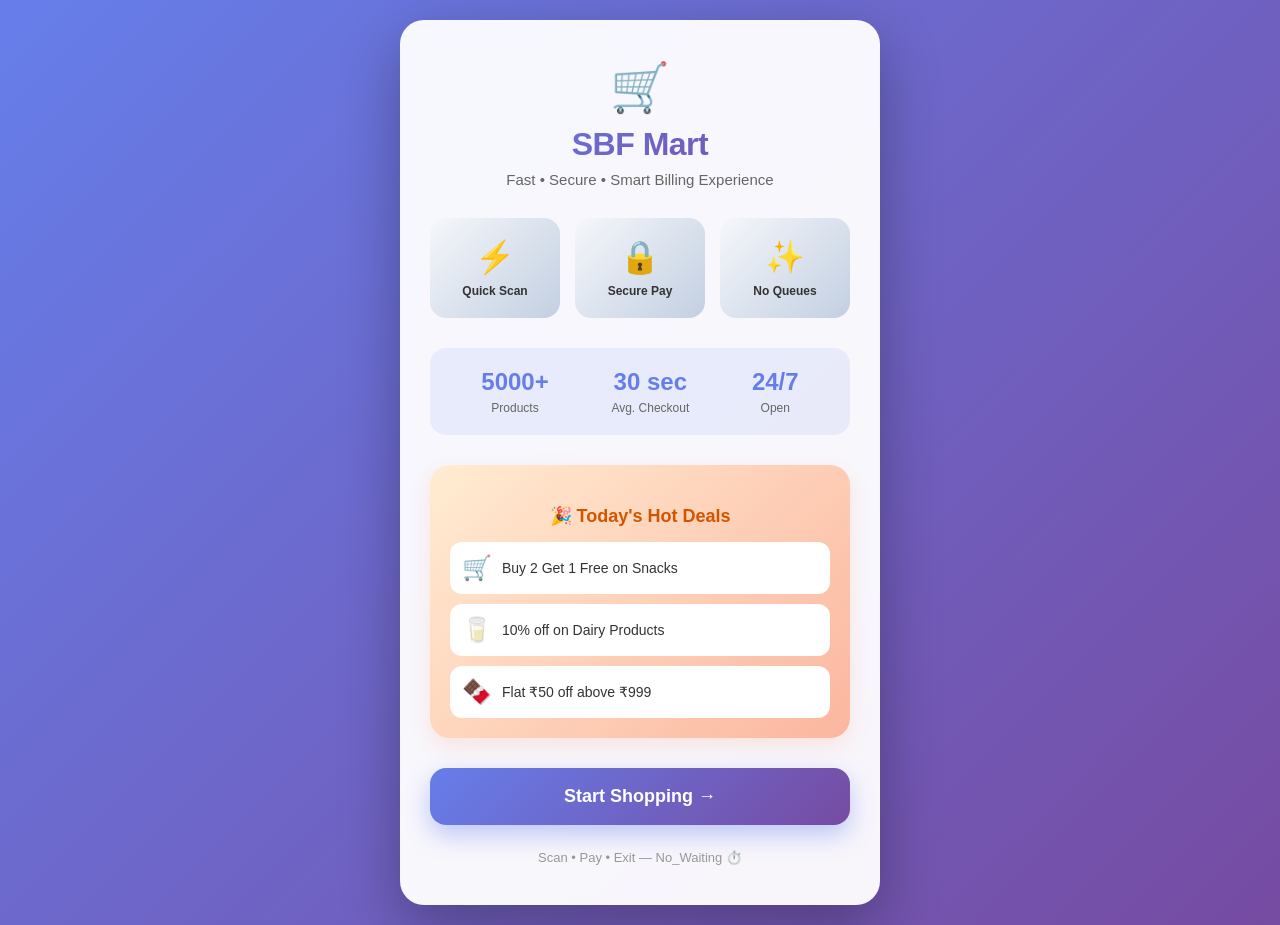
<file: index.html>
<!DOCTYPE html>
<html lang="en">

<head>
    <meta charset="UTF-8" />
    <title>XYZ Smart Store</title>
    <meta name="viewport" content="width=device-width, initial-scale=1.0" />

    <!-- Common CSS -->
    <link rel="stylesheet" href="css/style.css">
</head>

<body>

    <div class="container">
        <div class="logo">🛒</div>
        <h1 class="store-title">SBF Mart</h1>
        <p class="tagline">Fast • Secure • Smart Billing Experience</p>

        <div class="features">
            <div class="feature-card">
                <div class="feature-icon">⚡</div>
                <div class="feature-text">Quick Scan</div>
            </div>
            <div class="feature-card">
                <div class="feature-icon">🔒</div>
                <div class="feature-text">Secure Pay</div>
            </div>
            <div class="feature-card">
                <div class="feature-icon">✨</div>
                <div class="feature-text">No Queues</div>
            </div>
        </div>

        <div class="stats">
            <div class="stat-item">
                <div class="stat-number">5000+</div>
                <div class="stat-label">Products</div>
            </div>
            <div class="stat-item">
                <div class="stat-number">30 sec</div>
                <div class="stat-label">Avg. Checkout</div>
            </div>
            <div class="stat-item">
                <div class="stat-number">24/7</div>
                <div class="stat-label">Open</div>
            </div>
        </div>

        <div class="offers">
            <h3>🎉 Today's Hot Deals</h3>
            <div class="offer-item">
                <span class="offer-icon">🛒</span>
                <span class="offer-text">Buy 2 Get 1 Free on Snacks</span>
            </div>
            <div class="offer-item">
                <span class="offer-icon">🥛</span>
                <span class="offer-text">10% off on Dairy Products</span>
            </div>
            <div class="offer-item">
                <span class="offer-icon">🍫</span>
                <span class="offer-text">Flat ₹50 off above ₹999</span>
            </div>
        </div>

        <button class="btn btn-primary" onclick="startShopping()">
            Start Shopping →
        </button>

        <p class="footer-text">
            Scan • Pay • Exit — No_Waiting ⏱️
        </p>
    </div>

<script>
    const params = new URLSearchParams(window.location.search);
    const cartFromQR = params.get("cart");

    if (cartFromQR) {
        // Coming from QR → set cart
        localStorage.setItem("cart_id", cartFromQR);
        console.log("Cart set from QR:", cartFromQR);
    } else {
        // Coming manually → clear old cart
        localStorage.removeItem("cart_id");
        console.log("Manual visit → cart cleared");
    }

    function startShopping() {
        const cart = localStorage.getItem("cart_id");

        if (cart) {
            window.location.href = "scan.html";
        } else {
            window.location.href = "select-cart.html";
        }
    }
</script>



</body>

</html>
</file>
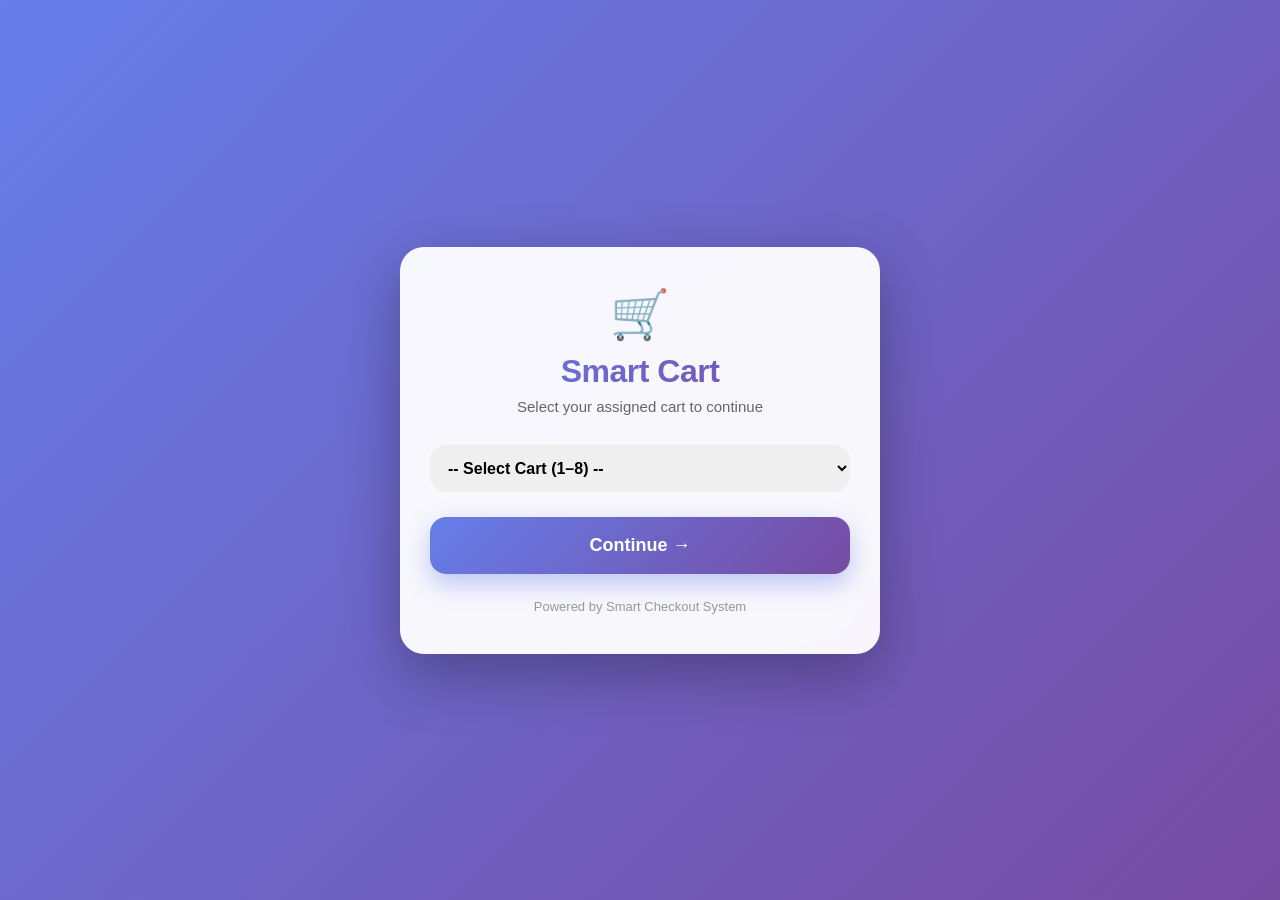
<file: select-cart.html>
<!DOCTYPE html>
<html lang="en">
<head>
  <meta charset="UTF-8" />
  <meta name="viewport" content="width=device-width, initial-scale=1.0"/>
  <title>Select Cart</title>

  <!-- Link your CSS -->
  <link rel="stylesheet" href="css/style.css">
</head>

<body>

  <div class="container">
    
    <!-- Logo / Icon -->
    <div class="logo">🛒</div>

    <!-- Title -->
    <div class="store-title">Smart Cart</div>
    <div class="tagline">Select your assigned cart to continue</div>

    <!-- Cart Selector -->
    <div style="margin-bottom: 25px;">
      <select id="cartSelect" class="btn" style="padding: 14px; font-size: 16px;">
        <option value="">-- Select Cart (1–8) --</option>
        <option value="1">Cart 1</option>
        <option value="2">Cart 2</option>
        <option value="3">Cart 3</option>
        <option value="4">Cart 4</option>
        <option value="5">Cart 5</option>
        <option value="6">Cart 6</option>
        <option value="7">Cart 7</option>
        <option value="8">Cart 8</option>
      </select>
    </div>

    <!-- Continue Button -->
    <button class="btn btn-primary" onclick="confirmCart()">
      Continue →
    </button>

    <!-- Footer -->
    <div class="footer-text">
      Powered by Smart Checkout System
    </div>

  </div>

  <script>
    function confirmCart() {
      const cartIdRaw = document.getElementById("cartSelect").value;

      if (!cartIdRaw) {
        alert("Please select a cart");
        return;
      }

      const cartId = parseInt(cartIdRaw, 10);

      if (Number.isNaN(cartId)) {
        alert("Invalid cart selected");
        return;
      }

      localStorage.setItem("cart_id", cartId);
      window.location.href = "scan.html";
    }

    function selectCart(cartNumber) {
  localStorage.setItem("cart_id", cartNumber);
  window.location.href = "scan.html";
}

  </script>

</body>
</html>
</file>
<file: css/style.css>
/* ===============================
   GLOBAL STYLES
================================ */
* {
  margin: 0;
  padding: 0;
  box-sizing: border-box;
  font-family: -apple-system, BlinkMacSystemFont, 'Segoe UI', Roboto, 'Helvetica Neue', Arial, sans-serif;
}

body {
  background: linear-gradient(135deg, #667eea 0%, #764ba2 100%);
  min-height: 100vh;
  display: flex;
  align-items: center;
  justify-content: center;
  padding: 20px;
  color: #222;
}

/* ===============================
   HEADER
================================ */
header {
  background: linear-gradient(135deg, #203a43, #2c5364);
  color: white;
  padding: 15px;
  text-align: center;
  font-size: 18px;
  font-weight: bold;
}

/* ===============================
   HOME PAGE
================================ */
.container {
  width: 100%;
  max-width: 480px;
  background: rgba(255, 255, 255, 0.95);
  backdrop-filter: blur(10px);
  padding: 40px 30px;
  border-radius: 24px;
  text-align: center;
  box-shadow: 0 20px 60px rgba(0, 0, 0, 0.3);
  animation: fadeIn 0.5s ease-out;
}

@keyframes fadeIn {
  from { 
    opacity: 0; 
    transform: translateY(20px); 
  }
  to { 
    opacity: 1; 
    transform: translateY(0); 
  }
}

.logo {
  font-size: 48px;
  margin-bottom: 10px;
  animation: bounce 2s infinite;
}

@keyframes bounce {
  0%, 100% { transform: translateY(0); }
  50% { transform: translateY(-10px); }
}

.store-title {
  font-size: 32px;
  font-weight: 800;
  background: linear-gradient(135deg, #667eea 0%, #764ba2 100%);
  -webkit-background-clip: text;
  -webkit-text-fill-color: transparent;
  background-clip: text;
  margin-bottom: 8px;
  letter-spacing: -0.5px;
}

.tagline {
  font-size: 15px;
  color: #666;
  margin-bottom: 30px;
  font-weight: 500;
}

/* Feature Cards */
.features {
  display: grid;
  grid-template-columns: repeat(3, 1fr);
  gap: 15px;
  margin-bottom: 30px;
}

.feature-card {
  background: linear-gradient(135deg, #f5f7fa 0%, #c3cfe2 100%);
  padding: 20px 10px;
  border-radius: 16px;
  transition: transform 0.3s ease;
}

.feature-card:hover {
  transform: translateY(-5px);
}

.feature-icon {
  font-size: 32px;
  margin-bottom: 8px;
}

.feature-text {
  font-size: 12px;
  font-weight: 600;
  color: #333;
}

/* Stats Section */
.stats {
  display: flex;
  justify-content: space-around;
  margin-bottom: 30px;
  padding: 20px;
  background: rgba(102, 126, 234, 0.1);
  border-radius: 16px;
}

.stat-item {
  text-align: center;
}

.stat-number {
  font-size: 24px;
  font-weight: 800;
  color: #667eea;
}

.stat-label {
  font-size: 12px;
  color: #666;
  margin-top: 5px;
}

/* Offers Section */
.offers {
  background: linear-gradient(135deg, #ffecd2 0%, #fcb69f 100%);
  padding: 20px;
  border-radius: 20px;
  margin-bottom: 30px;
  box-shadow: 0 8px 20px rgba(252, 182, 159, 0.3);
}

.offers h3 {
  font-size: 18px;
  margin-bottom: 15px;
  color: #d35400;
  font-weight: 700;
}

.offer-item {
  background: white;
  padding: 12px;
  border-radius: 12px;
  margin-bottom: 10px;
  display: flex;
  align-items: center;
  gap: 10px;
  transition: transform 0.2s ease;
}

.offer-item:hover {
  transform: scale(1.02);
}

.offer-item:last-child {
  margin-bottom: 0;
}

.offer-icon {
  font-size: 24px;
}

.offer-text {
  font-size: 14px;
  color: #333;
  font-weight: 500;
  text-align: left;
}

/* ===============================
   BUTTONS
================================ */
.btn {
  width: 100%;
  padding: 18px;
  font-size: 18px;
  border: none;
  border-radius: 16px;
  cursor: pointer;
  font-weight: 700;
  transition: all 0.3s ease;
  position: relative;
  overflow: hidden;
}

.btn-primary {
  background: linear-gradient(135deg, #667eea 0%, #764ba2 100%);
  color: white;
  box-shadow: 0 10px 25px rgba(102, 126, 234, 0.4);
}

.btn-primary::before {
  content: '';
  position: absolute;
  top: 0;
  left: -100%;
  width: 100%;
  height: 100%;
  background: linear-gradient(90deg, transparent, rgba(255,255,255,0.3), transparent);
  transition: left 0.5s;
}

.btn-primary:hover::before {
  left: 100%;
}

.btn-primary:hover {
  transform: translateY(-2px);
  box-shadow: 0 15px 35px rgba(102, 126, 234, 0.5);
}

.btn-primary:active {
  transform: translateY(0);
}

/* Footer Text */
.footer-text {
  margin-top: 25px;
  font-size: 13px;
  color: #999;
  font-weight: 500;
  animation: pulse 2s infinite;
}

@keyframes pulse {
  0%, 100% { opacity: 1; }
  50% { opacity: 0.7; }
}

/* ===============================
   SCAN PAGE
================================ */
.scanner-container {
  display: flex;
  flex-direction: column;
  align-items: center;
  padding: 15px;
}

#scanner {
  width: 100%;
  max-width: 400px;
  height: 260px;
  border-radius: 12px;
  overflow: hidden;
  border: 3px solid #2c5364;
  background: black;
  margin-bottom: 20px;
}

h3 {
  margin: 20px 0 10px;
}

/* ===============================
   TABLE STYLES
================================ */
table {
  width: 100%;
  max-width: 600px;
  border-collapse: collapse;
  background: white;
  border-radius: 12px;
  overflow: hidden;
  box-shadow: 0 8px 20px rgba(0,0,0,0.1);
}

th, td {
  padding: 10px;
  font-size: 14px;
  text-align: center;
  border-bottom: 1px solid #ddd;
}

th {
  background: #2c5364;
  color: white;
}

.total-row {
  font-weight: bold;
  font-size: 16px;
}

/* ===============================
   PAYMENT PAGE
================================ */
.total-box {
  margin-top: 15px;
  padding: 15px;
  background: white;
  border-radius: 12px;
  box-shadow: 0 8px 20px rgba(0,0,0,0.1);
  display: flex;
  justify-content: space-between;
  font-size: 18px;
  font-weight: bold;
}

.payment-section {
  margin-top: 25px;
  background: white;
  padding: 20px;
  border-radius: 12px;
  box-shadow: 0 8px 20px rgba(0,0,0,0.1);
}

.payment-btn {
  width: 100%;
  padding: 14px;
  margin-bottom: 10px;
  font-size: 16px;
  border: none;
  border-radius: 10px;
  cursor: pointer;
  font-weight: bold;
}

.upi {
  background: #00c853;
  color: white;
}

.card {
  background: #2979ff;
  color: white;
}

.cash {
  background: #ff6f00;
  color: white;
}

.success {
  margin-top: 20px;
  padding: 15px;
  background: #e8f5e9;
  border: 1px solid #66bb6a;
  color: #2e7d32;
  border-radius: 10px;
  text-align: center;
  display: none;
  font-weight: bold;
}

/* ===============================
   RESPONSIVE
================================ */
@media (max-width: 480px) {
  header {
    font-size: 16px;
  }

  .container {
    padding: 30px 20px;
  }
  
  .store-title {
    font-size: 28px;
  }

  .features {
    gap: 10px;
  }

  .feature-card {
    padding: 15px 8px;
  }

  th, td {
    font-size: 12px;
    padding: 8px;
  }

  .btn {
    font-size: 14px;
  }
}
</file>
